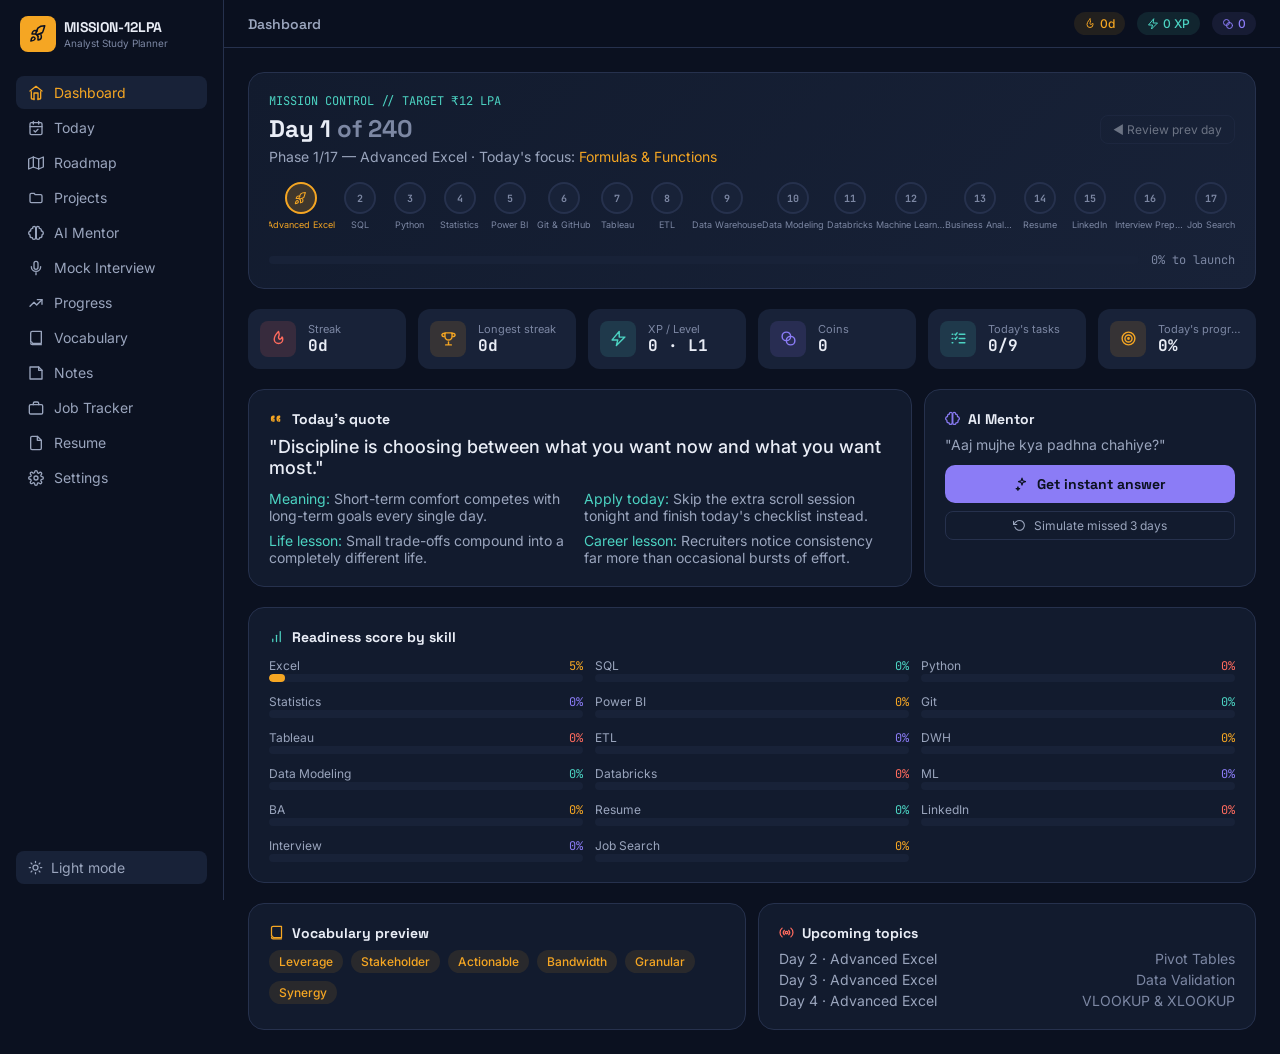
<file: Index.html>
<!DOCTYPE html>
<html lang="en">
<head>
<meta charset="UTF-8" />
<meta name="viewport" content="width=device-width, initial-scale=1.0" />
<title>MISSION-12LPA — Analyst Study Planner</title>
<link rel="stylesheet" href="style.css" />
</head>
<body class="">
<div id="app"></div>

<script src="script.js"></script>
</body>
</html>
</file>
<file: style.css>
@import url('https://fonts.googleapis.com/css2?family=Space+Grotesk:wght@500;600;700&family=Inter:wght@400;500;600;700&family=JetBrains+Mono:wght@500;700&display=swap');

  :root {
    --amber: #F5A623;
    --cyan: #4CD3C2;
    --coral: #FF6B5E;
    --violet: #8B7CF6;
  }
  html.theme-dark {
    --void: #0B1120; --panel: #121B2E; --panel2: #182238; --border: #26314D;
    --paper: #E9EDF6; --paper-dim: #9AA5BD; --fog: #7C87A3;
  }
  html.theme-light {
    --void: #F1F4FA; --panel: #FFFFFF; --panel2: #EEF2FA; --border: #DCE3F0;
    --paper: #101627; --paper-dim: #525C74; --fog: #6B7488;
  }
  html, body { overflow-x: hidden; width: 100%; max-width: 100%; }
  * { box-sizing: border-box; min-width: 0; }
  body {
    margin: 0; background: var(--void); color: var(--paper); min-height: 100vh;
    font-family: 'Inter', sans-serif;
  }
  .font-display { font-family: 'Space Grotesk', sans-serif; }
  .font-mono { font-family: 'JetBrains Mono', monospace; }
  ::-webkit-scrollbar { height: 6px; width: 6px; }
  ::-webkit-scrollbar-thumb { background: var(--border); border-radius: 4px; }
  @keyframes confettiPop { 0% { transform: translateY(0) scale(1); opacity:1;} 100% { transform: translateY(-40px) scale(0.6); opacity:0;} }

  a, button, input, select, textarea { font-family: inherit; }
  button { cursor: pointer; }

  #app { display: flex; width: 100%; max-width: 100vw; overflow-x: hidden; }

  /* Sidebar */
  #sidebar {
    position: sticky; top: 0; height: 100vh; width: 224px; flex-shrink: 0;
    display: none; flex-direction: column; border-right: 1px solid var(--border); padding: 16px;
  }
  @media (min-width: 768px) { #sidebar { display: flex; } }
  .brand { display: flex; align-items: center; gap: 8px; padding: 0 4px; margin-bottom: 24px; }
  .brand-icon { width: 36px; height: 36px; border-radius: 8px; background: var(--amber); display: flex; align-items: center; justify-content: center; }
  .brand-title { font-size: 14px; font-weight: 700; line-height: 1; color: var(--paper); }
  .brand-sub { font-size: 10px; color: var(--fog); margin-top: 3px; }
  #nav { flex: 1; overflow-y: auto; display: flex; flex-direction: column; gap: 2px; }
  .nav-btn {
    display: flex; width: 100%; align-items: center; gap: 10px; border-radius: 8px;
    padding: 8px 12px; text-align: left; font-size: 14px; background: transparent;
    color: var(--paper-dim); border: none; transition: background .15s, color .15s;
  }
  .nav-btn.active { background: var(--panel2); color: var(--amber); }
  .nav-btn:hover:not(.active) { background: var(--panel2); }
  .theme-toggle-btn {
    margin-top: 12px; display: flex; align-items: center; gap: 8px; border-radius: 8px;
    padding: 8px 12px; font-size: 14px; background: var(--panel2); color: var(--paper-dim); border: none;
  }

  /* Main */
  #main { min-height: 100vh; flex: 1; min-width: 0; max-width: 100%; padding-bottom: 80px; overflow-x: hidden; }
  @media (min-width: 768px) { #main { padding-bottom: 0; } }

  #topbar {
    position: sticky; top: 0; z-index: 20; display: flex; align-items: center; justify-content: space-between;
    border-bottom: 1px solid var(--border); padding: 12px 16px; backdrop-filter: blur(6px);
    background: color-mix(in srgb, var(--void) 80%, transparent);
    max-width: 100%; overflow-x: hidden;
  }
  @media (min-width: 640px) { #topbar { padding: 12px 24px; } }
  .topbar-brand { display: flex; align-items: center; gap: 8px; }
  @media (min-width: 768px) { .topbar-brand { display: none; } }
  .topbar-title { display: none; font-size: 14px; font-weight: 600; color: var(--paper-dim); }
  @media (min-width: 768px) { .topbar-title { display: block; } }
  .topbar-right { display: flex; align-items: center; gap: 8px; flex-wrap: wrap; justify-content: flex-end; min-width: 0; }
  @media (min-width: 640px) { .topbar-right { gap: 12px; } }
  .theme-toggle-mobile { border-radius: 8px; padding: 6px; background: var(--panel2); border: none; display: flex; }
  @media (min-width: 768px) { .theme-toggle-mobile { display: none; } }

  #content { margin: 0 auto; max-width: 1152px; width: 100%; padding: 16px; overflow-x: hidden; }
  @media (min-width: 640px) { #content { padding: 24px; } }

  .tab-view { display: none; }
  .tab-view.active { display: block; }

  /* Primitives */
  .panel { border-radius: 16px; border: 1px solid var(--border); padding: 16px; background: var(--panel); }
  @media (min-width: 640px) { .panel { padding: 20px; } }
  .pill { display: inline-flex; align-items: center; gap: 4px; border-radius: 9999px; padding: 4px 10px; font-size: 12px; font-weight: 500; }
  .stat-block { display: flex; align-items: center; gap: 12px; border-radius: 12px; padding: 12px; background: var(--panel2); }
  .stat-icon { display: flex; height: 36px; width: 36px; flex-shrink: 0; align-items: center; justify-content: center; border-radius: 8px; }
  .stat-label { font-size: 11px; color: var(--fog); white-space: nowrap; overflow: hidden; text-overflow: ellipsis; }
  .stat-value { font-family: 'JetBrains Mono', monospace; font-size: 16px; font-weight: 700; line-height: 1.2; color: var(--paper); }
  .progress-track { width: 100%; overflow: hidden; border-radius: 9999px; background: var(--panel2); }
  .progress-fill { height: 100%; border-radius: 9999px; transition: width .2s; }

  svg.icon { flex-shrink: 0; }

  /* Grid helpers */
  .grid { display: grid; gap: 12px; }
  .grid-2 { grid-template-columns: repeat(2, 1fr); }
  @media (min-width: 640px) { .sm-grid-3 { grid-template-columns: repeat(3, 1fr); } .sm-grid-2 { grid-template-columns: repeat(2,1fr);} }
  @media (min-width: 1024px) { .lg-grid-6 { grid-template-columns: repeat(6, 1fr); } .lg-grid-3 { grid-template-columns: repeat(3,1fr);} .lg-grid-2 { grid-template-columns: repeat(2,1fr);} }
  .flex { display: flex; }
  .flex-wrap { flex-wrap: wrap; }
  .items-center { align-items: center; }
  .justify-between { justify-content: space-between; }
  .gap-2 { gap: 8px; } .gap-3 { gap: 12px; }
  .mb-2 { margin-bottom: 8px; } .mb-3 { margin-bottom: 12px; } .mb-4 { margin-bottom: 16px; }
  .mt-1 { margin-top: 4px; } .mt-2 { margin-top: 8px; } .mt-3 { margin-top: 12px; } .mt-4 { margin-top: 16px; }
  .text-xs { font-size: 12px; } .text-sm { font-size: 14px; } .text-lg { font-size: 18px; } .text-xl { font-size: 20px; } .text-2xl { font-size: 24px; }
  .font-bold { font-weight: 700; } .font-semibold { font-weight: 600; } .font-medium { font-weight: 500; }
  .fog { color: var(--fog); } .paper-dim { color: var(--paper-dim); } .paper { color: var(--paper); }

  /* Dashboard hero */
  .hero-panel { background: linear-gradient(135deg, var(--panel), var(--panel2)); }
  .hero-btn { border-radius: 8px; border: 1px solid var(--border); padding: 6px 12px; font-size: 12px; background: transparent; color: var(--paper); }
  .hero-btn:disabled { opacity: 0.4; cursor: not-allowed; }

  .dash-two-col { grid-template-columns: 1fr; }
  @media (min-width: 1024px) { .dash-two-col { grid-template-columns: 2fr 1fr; } }

  /* Trajectory */
  .trajectory-wrap { overflow-x: auto; padding-bottom: 8px; }
  .trajectory-row { display: flex; min-width: 900px; align-items: center; }
  @media (min-width: 640px) { .trajectory-row { min-width: 0; } }
  .traj-node { display: flex; flex-direction: column; align-items: center; gap: 6px; min-width: 46px; background: none; border: none; }
  .traj-circle { position: relative; display: flex; height: 32px; width: 32px; align-items: center; justify-content: center; border-radius: 9999px; border-width: 2px; border-style: solid; font-family: 'JetBrains Mono', monospace; font-size: 10px; font-weight: 700; transition: transform .15s; }
  .traj-node:hover .traj-circle { transform: scale(1.1); }
  .traj-label { max-width: 70px; overflow: hidden; text-overflow: ellipsis; white-space: nowrap; text-align: center; font-size: 9px; line-height: 1.2; }
  .traj-line { margin: 0 2px; height: 2px; flex: 1; }

  /* Task list */
  .task-panel { display: flex; align-items: flex-start; gap: 12px; }
  .task-toggle { background: none; border: none; margin-top: 2px; flex-shrink: 0; padding: 0; }
  .task-meta { margin-top: 6px; display: flex; flex-wrap: wrap; gap: 4px 16px; font-size: 12px; color: var(--fog); }

  textarea, input[type="text"], input[type="number"], select {
    font-family: inherit; color: var(--paper); background: var(--panel2); border: 1px solid var(--border);
    border-radius: 8px; padding: 8px 12px; outline: none; font-size: 14px; width: 100%;
  }
  .btn-primary { border-radius: 10px; padding: 10px; font-family: 'Space Grotesk', sans-serif; font-weight: 700; font-size: 14px; border: none; width: 100%; }
  .btn-secondary { border-radius: 8px; border: 1px solid var(--border); padding: 6px 12px; font-size: 12px; background: transparent; color: var(--paper-dim); }

  /* Mobile bottom nav */
  #mobilenav { position: fixed; bottom: 0; left: 0; right: 0; z-index: 30; display: flex; border-top: 1px solid var(--border); background: var(--panel); }
  @media (min-width: 768px) { #mobilenav { display: none; } }
  .mnav-btn { display: flex; flex: 1; flex-direction: column; align-items: center; gap: 2px; padding: 10px 0; font-size: 10px; background: none; border: none; color: var(--fog); }
  .mnav-btn.active { color: var(--amber); }

  #moresheet { position: fixed; inset: 0; z-index: 40; display: none; align-items: flex-end; background: rgba(0,0,0,0.6); }
  #moresheet.open { display: flex; }
  @media (min-width: 768px) { #moresheet { display: none !important; } }
  .sheet-inner { width: 100%; border-radius: 16px 16px 0 0; border-top: 1px solid var(--border); padding: 16px; background: var(--panel); }
  .sheet-grid { display: grid; grid-template-columns: repeat(4, 1fr); gap: 12px; }
  .sheet-btn { display: flex; flex-direction: column; align-items: center; gap: 4px; border-radius: 12px; padding: 12px; font-size: 10px; background: var(--panel2); color: var(--paper-dim); border: none; }
  .sheet-btn.active { color: var(--amber); }

  .heatmap-grid { display: grid; grid-template-columns: repeat(30, minmax(0,1fr)); gap: 4px; }
  .heatmap-cell { aspect-ratio: 1/1; border-radius: 3px; }

  #confetti-el { position: absolute; top: -16px; font-size: 18px; animation: confettiPop 1.2s ease-out; left: 50%; transform: translateX(-50%); }

  .mentor-log { flex: 1; overflow-y: auto; display: flex; flex-direction: column; gap: 12px; }
  .mentor-bubble { max-width: 85%; border-radius: 12px; padding: 8px 12px; font-size: 14px; }
  .mentor-row { display: flex; }
  .mentor-row.user { justify-content: flex-end; }
  .mentor-row.ai { justify-content: flex-start; }
  .chip-btn { border-radius: 9999px; border: 1px solid var(--border); padding: 4px 12px; font-size: 12px; background: transparent; color: var(--paper-dim); }

  /* Task row: clickable body + chevron (opens detail modal) */
  .task-body {
    min-width: 0; flex: 1; text-align: left; background: none; border: none; padding: 0;
    color: inherit; cursor: pointer;
  }
  .task-chevron { flex-shrink: 0; display: flex; align-items: center; padding-top: 4px; }

  /* ============================================================
     TASK DETAIL MODAL
     ============================================================ */
  .modal-overlay {
    position: fixed; inset: 0; z-index: 50; display: flex; align-items: center; justify-content: center;
    background: rgba(0,0,0,0.65); padding: 16px;
  }
  .modal-box {
    width: 100%; max-width: 560px; max-height: 85vh; overflow-y: auto;
    background: var(--panel); border: 1px solid var(--border); border-radius: 16px;
    display: flex; flex-direction: column;
  }
  .modal-header {
    position: sticky; top: 0; z-index: 1; display: flex; align-items: center; justify-content: space-between;
    padding: 14px 16px; border-bottom: 1px solid var(--border); background: var(--panel);
  }
  .modal-close-btn { background: var(--panel2); border: none; border-radius: 8px; padding: 6px; color: var(--paper); display: flex; }
  .modal-body { padding: 16px; }
  .modal-footer { padding: 14px 16px; border-top: 1px solid var(--border); }
  .detail-section { margin-top: 14px; }
  .detail-label { font-family: 'Space Grotesk', sans-serif; font-size: 12px; font-weight: 700; text-transform: uppercase; letter-spacing: 0.03em; margin-bottom: 6px; }
  .detail-steps { margin: 0; padding-left: 20px; display: flex; flex-direction: column; gap: 8px; font-size: 14px; color: var(--paper-dim); }
  .detail-steps li { padding-left: 2px; }

  /* ============================================================
     MOBILE RESPONSIVE OVERRIDES
     ============================================================ */
  @media (max-width: 767px) {
    #content { padding: 12px; padding-bottom: 96px; }
    .panel { padding: 14px; border-radius: 14px; }
    .font-display.text-2xl, .text-2xl { font-size: 20px; }
    .text-xl { font-size: 18px; }
    .text-lg { font-size: 16px; }

    /* stack every multi-column grid into a single column on phones */
    .grid-2, .sm-grid-2, .sm-grid-3, .lg-grid-2, .lg-grid-3, .lg-grid-6 { grid-template-columns: 1fr !important; }
    /* stat blocks stay 2-up even on phones since each block is small */
    .lg-grid-6 { grid-template-columns: repeat(2, 1fr) !important; }

    .hero-panel .flex.flex-wrap.items-center.justify-between { flex-direction: column; align-items: flex-start; }
    .hero-btn { font-size: 11px; padding: 6px 10px; }

    .trajectory-row { min-width: 760px; }
    .traj-circle { height: 28px; width: 28px; }
    .traj-label { max-width: 56px; font-size: 8px; }

    .task-panel { padding: 12px; gap: 10px; }
    .task-meta { gap: 2px 10px; font-size: 11px; }

    .heatmap-grid { grid-template-columns: repeat(15, minmax(0,1fr)); }

    .modal-overlay { padding: 0; align-items: flex-end; }
    .modal-box { max-width: 100%; max-height: 92vh; border-radius: 16px 16px 0 0; }

    #mobilenav { padding-bottom: env(safe-area-inset-bottom, 0); }
    .mnav-btn { font-size: 9px; padding: 8px 0; }

    .sheet-grid { grid-template-columns: repeat(3, 1fr); }

    .stat-block { padding: 10px; gap: 8px; }
    .stat-icon { height: 32px; width: 32px; }
    .stat-value { font-size: 14px; }
    .stat-label { font-size: 10px; }

    .mentor-bubble { max-width: 90%; font-size: 13px; }
    #topbar .topbar-right { gap: 6px; }
    #topbar .pill { font-size: 11px; padding: 3px 8px; }
  }

  @media (max-width: 400px) {
    .lg-grid-6 { grid-template-columns: repeat(2, 1fr) !important; }
    .heatmap-grid { grid-template-columns: repeat(12, minmax(0,1fr)); }
    #topbar .pill span, #topbar .pill { font-size: 10px; }
  }
</file>
